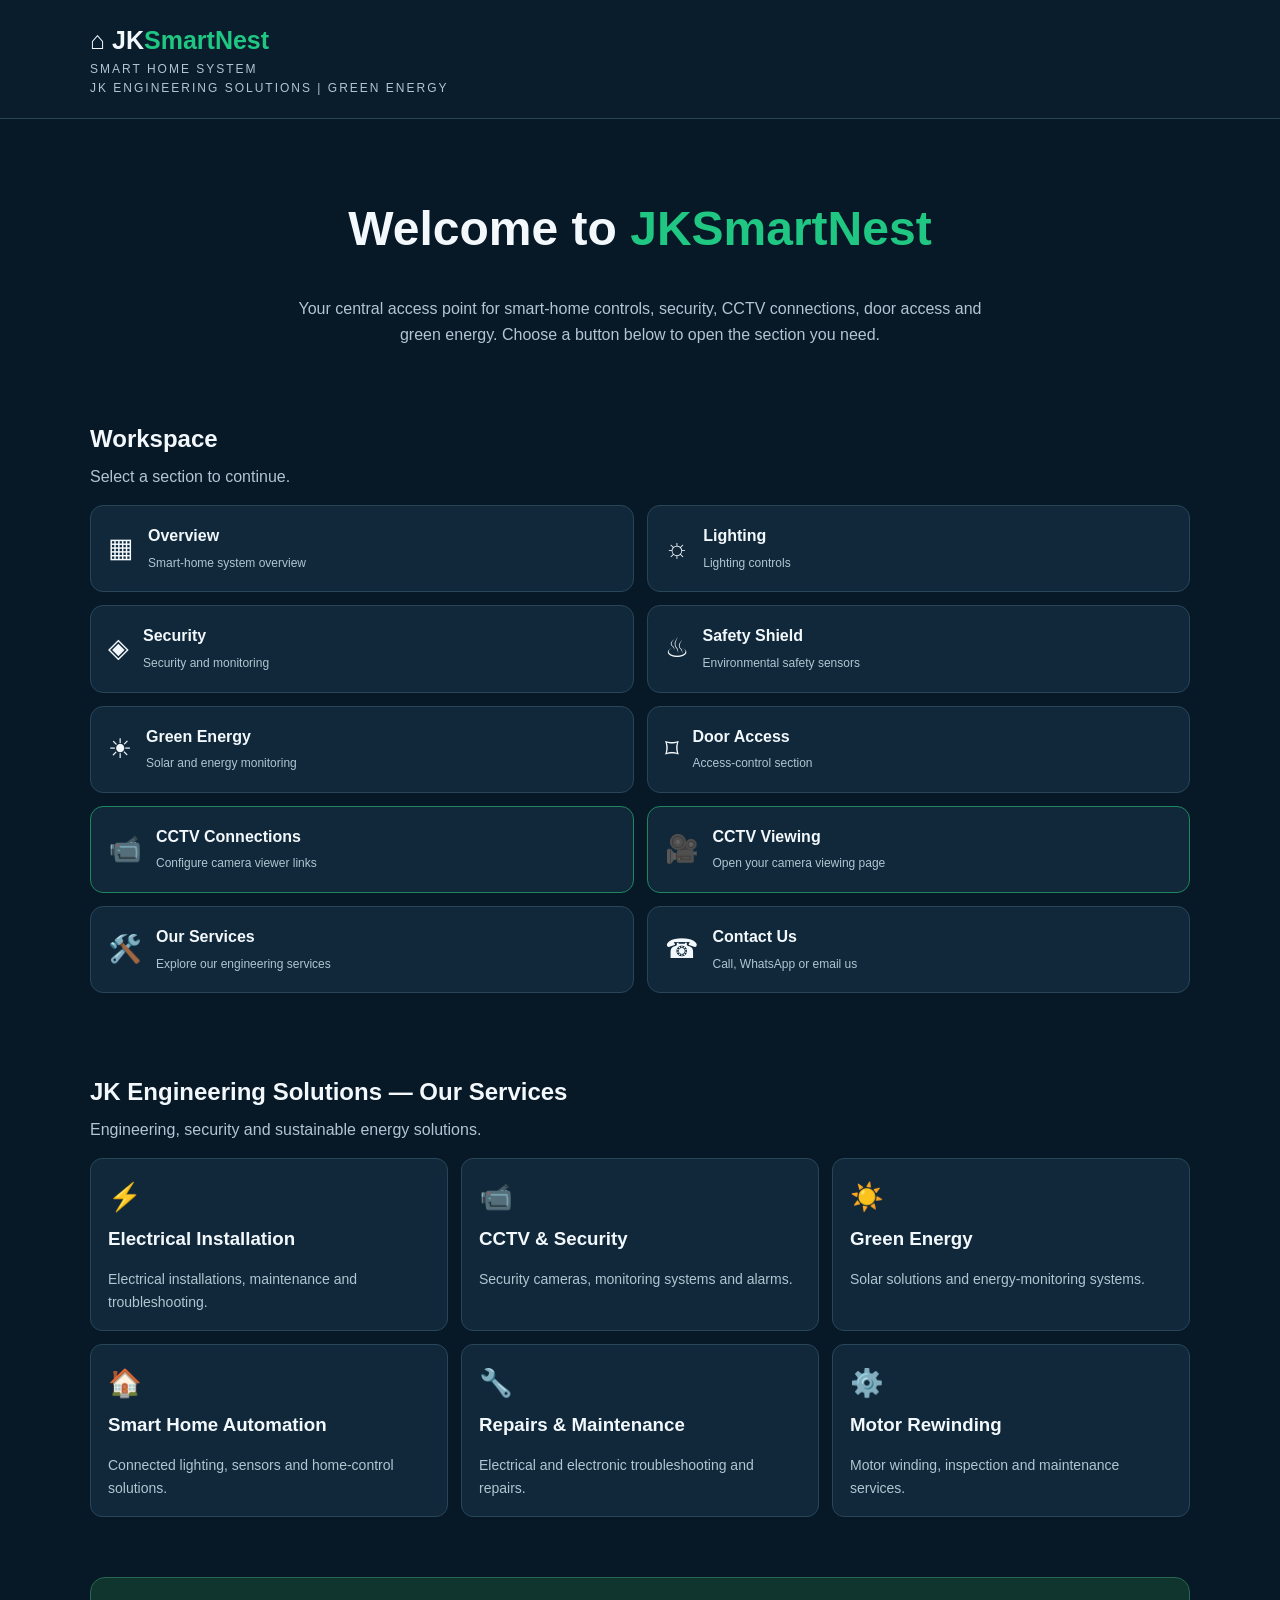
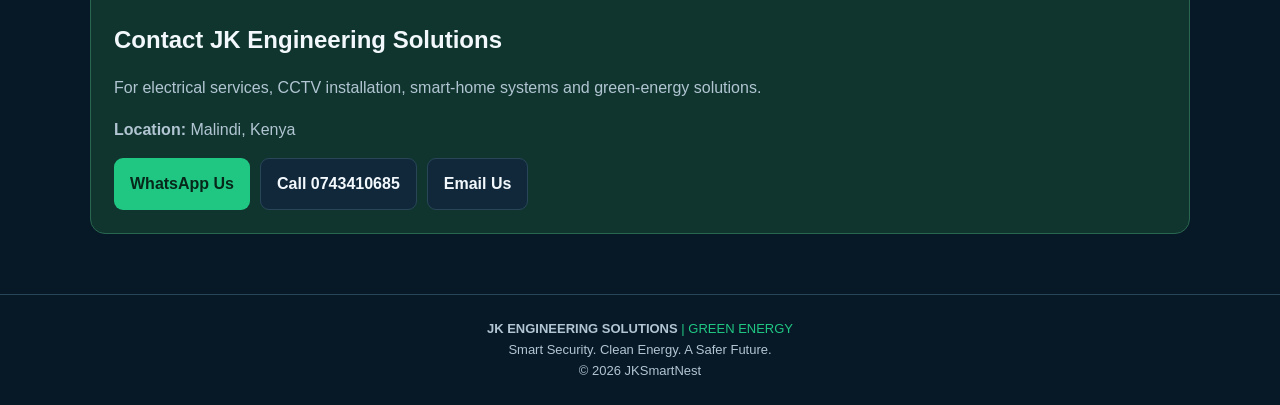
<file: index.html>
<!DOCTYPE html>
<html lang="en">
<head>
<meta charset="UTF-8">
<meta name="viewport" content="width=device-width, initial-scale=1.0">
<meta name="theme-color" content="#071827">
<title>JKSmartNest | JK Engineering Solutions</title>

<style>
:root {
  --bg: #071827;
  --panel: #10283a;
  --green: #20c783;
  --text: #f2f8fc;
  --muted: #b1c5d2;
  --border: #294659;
}
* { box-sizing: border-box; }
html { scroll-behavior: smooth; }
body {
  margin: 0;
  background: var(--bg);
  color: var(--text);
  font-family: Arial, sans-serif;
  line-height: 1.6;
}
.container { width: min(1100px, 92%); margin: auto; }
header {
  padding: 20px 0;
  background: #091d2c;
  border-bottom: 1px solid var(--border);
}
.brand { font-size: 25px; font-weight: 900; }
.brand span, .green { color: var(--green); }
.tagline { color: var(--muted); font-size: 12px; letter-spacing: 2px; }
.hero { text-align: center; padding: 42px 0 28px; }
.hero h1 { font-size: clamp(30px, 6vw, 48px); line-height: 1.15; }
.hero p { color: var(--muted); max-width: 700px; margin: auto; }
h2 { margin-bottom: 5px; }
.section { padding: 25px 0 35px; }
.section-intro { color: var(--muted); margin-top: 0; }
.button-grid {
  display: grid;
  grid-template-columns: repeat(2, minmax(0, 1fr));
  gap: 13px;
}
.nav-button {
  display: flex;
  align-items: center;
  gap: 14px;
  padding: 17px;
  min-height: 86px;
  border: 1px solid var(--border);
  border-radius: 13px;
  background: var(--panel);
  text-decoration: none;
  color: var(--text);
  transition: border-color .2s, transform .2s;
}
.nav-button:hover, .nav-button:focus-visible {
  border-color: var(--green);
  transform: translateY(-2px);
}
.nav-icon { font-size: 27px; flex-shrink: 0; }
.nav-button strong { display: block; font-size: 16px; }
.nav-button small { color: var(--muted); font-size: 12px; }
.cctv { border-color: #20865d; }
.service-grid {
  display: grid;
  grid-template-columns: repeat(3, minmax(0, 1fr));
  gap: 13px;
}
.service-card {
  background: var(--panel);
  border: 1px solid var(--border);
  border-radius: 12px;
  padding: 17px;
}
.service-card h3 { margin: 5px 0; }
.service-card p { color: var(--muted); font-size: 14px; margin-bottom: 0; }
.contact-box {
  background: #10352f;
  border: 1px solid #28664f;
  border-radius: 15px;
  padding: 23px;
}
.contact-box p { color: var(--muted); }
.contact-actions {
  display: flex;
  flex-wrap: wrap;
  gap: 10px;
}
.contact-button {
  display: inline-flex;
  align-items: center;
  justify-content: center;
  padding: 12px 16px;
  min-height: 46px;
  border-radius: 9px;
  background: var(--green);
  color: #06271a;
  font-weight: bold;
  text-decoration: none;
  overflow-wrap: anywhere;
}
.contact-button.secondary {
  background: var(--panel);
  color: var(--text);
  border: 1px solid var(--border);
}
footer {
  margin-top: 25px;
  padding: 24px 0;
  border-top: 1px solid var(--border);
  text-align: center;
  color: var(--muted);
  font-size: 13px;
}
@media (max-width: 650px) {
  .button-grid { grid-template-columns: 1fr; }
  .service-grid { grid-template-columns: repeat(2, minmax(0, 1fr)); }
  .nav-button { min-height: 76px; padding: 14px; }
  .contact-actions { display: grid; grid-template-columns: 1fr; }
  .contact-button { width: 100%; text-align: center; }
}
@media (max-width: 380px) {
  .service-grid { grid-template-columns: 1fr; }
}
</style>
</head>

<body>
<header>
  <div class="container">
    <div class="brand">⌂ JK<span>SmartNest</span></div>
    <div class="tagline">SMART HOME SYSTEM</div>
    <div class="tagline green">JK ENGINEERING SOLUTIONS | GREEN ENERGY</div>
  </div>
</header>

<main>
  <section class="hero">
    <div class="container">
      <h1>Welcome to <span class="green">JKSmartNest</span></h1>
      <p>
        Your central access point for smart-home controls, security,
        CCTV connections, door access and green energy.
        Choose a button below to open the section you need.
      </p>
    </div>
  </section>

  <section class="section" id="workspace">
    <div class="container">
      <h2>Workspace</h2>
      <p class="section-intro">Select a section to continue.</p>

      <div class="button-grid">
        <a class="nav-button" href="dashboard.html#overview">
          <span class="nav-icon">▦</span>
          <span><strong>Overview</strong><small>Smart-home system overview</small></span>
        </a>

        <a class="nav-button" href="dashboard.html#lighting">
          <span class="nav-icon">☼</span>
          <span><strong>Lighting</strong><small>Lighting controls</small></span>
        </a>

        <a class="nav-button" href="dashboard.html#security">
          <span class="nav-icon">◈</span>
          <span><strong>Security</strong><small>Security and monitoring</small></span>
        </a>

        <a class="nav-button" href="dashboard.html#environment">
          <span class="nav-icon">♨</span>
          <span><strong>Safety Shield</strong><small>Environmental safety sensors</small></span>
        </a>

        <a class="nav-button" href="dashboard.html#energy">
          <span class="nav-icon">☀</span>
          <span><strong>Green Energy</strong><small>Solar and energy monitoring</small></span>
        </a>

        <a class="nav-button" href="dashboard.html#access">
          <span class="nav-icon">⌑</span>
          <span><strong>Door Access</strong><small>Access-control section</small></span>
        </a>

        <a class="nav-button cctv" href="cctv.html">
          <span class="nav-icon">📹</span>
          <span><strong>CCTV Connections</strong><small>Configure camera viewer links</small></span>
        </a>

        <a class="nav-button cctv" href="cctv.html">
          <span class="nav-icon">🎥</span>
          <span><strong>CCTV Viewing</strong><small>Open your camera viewing page</small></span>
        </a>

        <a class="nav-button" href="#services">
          <span class="nav-icon">🛠️</span>
          <span><strong>Our Services</strong><small>Explore our engineering services</small></span>
        </a>

        <a class="nav-button" href="#contact">
          <span class="nav-icon">☎</span>
          <span><strong>Contact Us</strong><small>Call, WhatsApp or email us</small></span>
        </a>
      </div>
    </div>
  </section>

  <section class="section" id="services">
    <div class="container">
      <h2>JK Engineering Solutions — Our Services</h2>
      <p class="section-intro">Engineering, security and sustainable energy solutions.</p>

      <div class="service-grid">
        <article class="service-card">
          <div class="nav-icon">⚡</div>
          <h3>Electrical Installation</h3>
          <p>Electrical installations, maintenance and troubleshooting.</p>
        </article>

        <article class="service-card">
          <div class="nav-icon">📹</div>
          <h3>CCTV & Security</h3>
          <p>Security cameras, monitoring systems and alarms.</p>
        </article>

        <article class="service-card">
          <div class="nav-icon">☀️</div>
          <h3>Green Energy</h3>
          <p>Solar solutions and energy-monitoring systems.</p>
        </article>

        <article class="service-card">
          <div class="nav-icon">🏠</div>
          <h3>Smart Home Automation</h3>
          <p>Connected lighting, sensors and home-control solutions.</p>
        </article>

        <article class="service-card">
          <div class="nav-icon">🔧</div>
          <h3>Repairs & Maintenance</h3>
          <p>Electrical and electronic troubleshooting and repairs.</p>
        </article>

        <article class="service-card">
          <div class="nav-icon">⚙️</div>
          <h3>Motor Rewinding</h3>
          <p>Motor winding, inspection and maintenance services.</p>
        </article>
      </div>
    </div>
  </section>

  <section class="section" id="contact">
    <div class="container">
      <div class="contact-box">
        <h2>Contact JK Engineering Solutions</h2>
        <p>For electrical services, CCTV installation, smart-home systems and green-energy solutions.</p>
        <p><strong>Location:</strong> Malindi, Kenya</p>

        <div class="contact-actions">
          <a class="contact-button"
             href="https://wa.me/254743410685"
             target="_blank" rel="noopener noreferrer">
            WhatsApp Us
          </a>

          <a class="contact-button secondary" href="tel:+254743410685">
            Call 0743410685
          </a>

          <a class="contact-button secondary" href="mailto:jkitsao8668@gmail.com">
            Email Us
          </a>
        </div>
      </div>
    </div>
  </section>
</main>

<footer>
  <div class="container">
    <strong>JK ENGINEERING SOLUTIONS</strong>
    <span class="green"> | GREEN ENERGY</span>
    <div>Smart Security. Clean Energy. A Safer Future.</div>
    <div>© 2026 JKSmartNest</div>
  </div>
</footer>
</body>
</html>
</file>
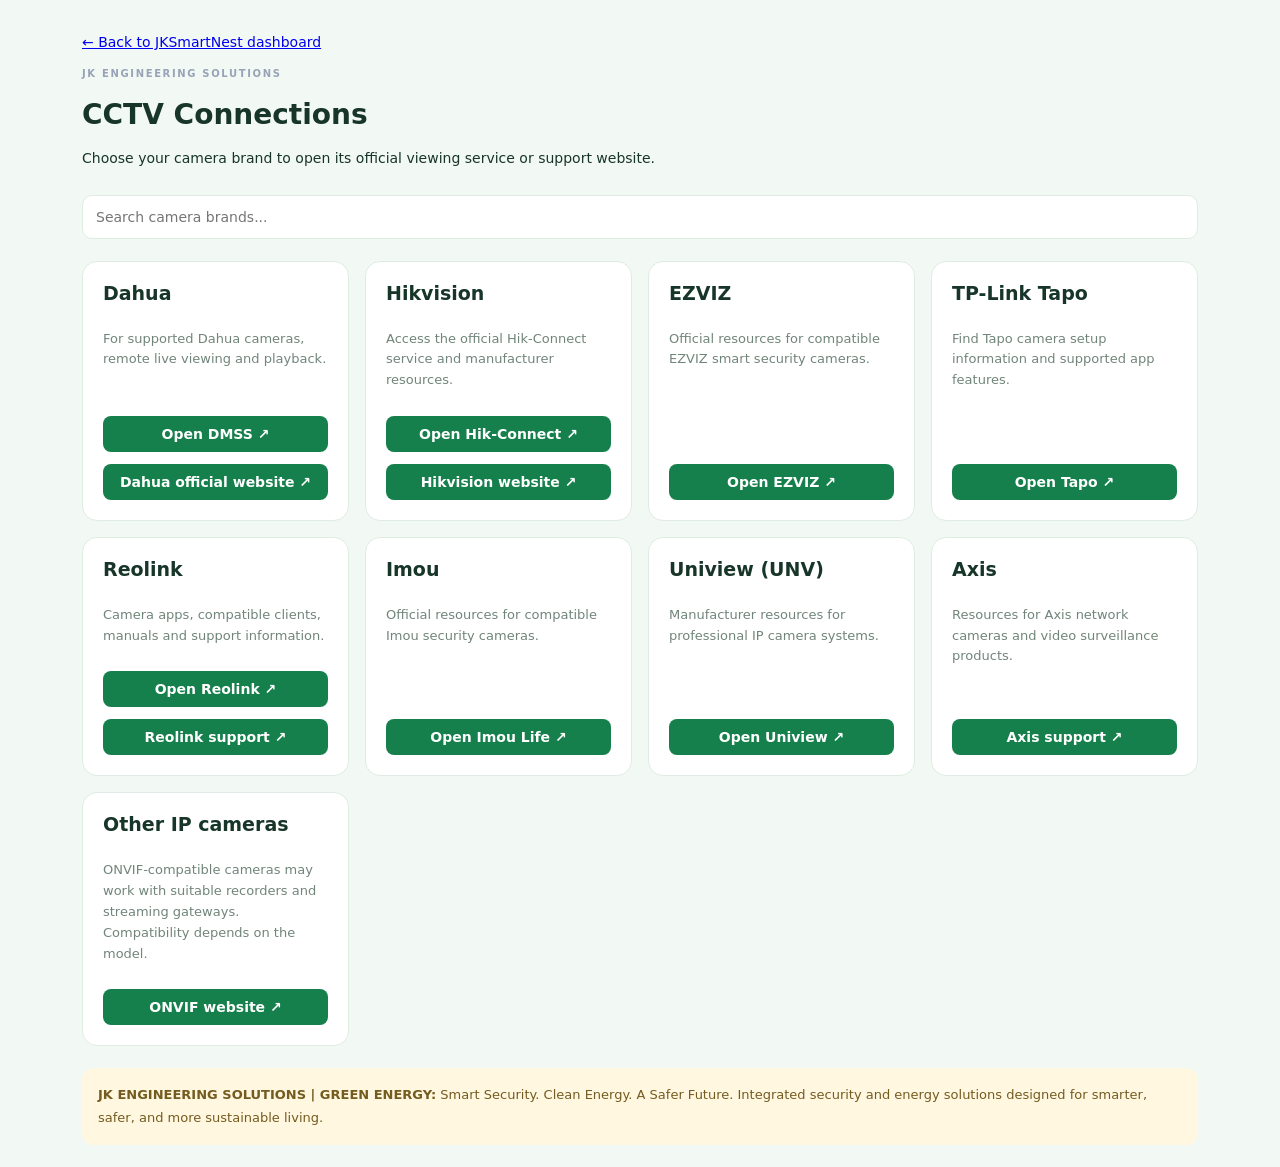
<file: cctv.html>
<!DOCTYPE html>
<html lang="en">
<head>
  <meta charset="UTF-8">
  <meta name="viewport" content="width=device-width, initial-scale=1">
  <meta name="theme-color" content="#102b24">
  <title>CCTV Connections | JKSmartNest</title>
  <link rel="stylesheet" href="style.css">
  <style>
    .camera-grid {
      display: grid;
      grid-template-columns: repeat(auto-fit,minmax(230px,1fr));
      gap: 16px;
      margin-top: 22px;
    }
    .camera-card {
      background: white;
      border: 1px solid #dfece3;
      border-radius: 15px;
      padding: 20px;
      display: flex;
      flex-direction: column;
      gap: 12px;
    }
    .camera-card h2 { margin: 0; font-size: 19px; }
    .camera-card p {
      color: #71857a;
      line-height: 1.6;
      font-size: 13px;
      flex: 1;
    }
    .camera-card a {
      display: inline-block;
      padding: 10px 12px;
      background: #16804c;
      color: white;
      text-decoration: none;
      border-radius: 8px;
      font-weight: 700;
      text-align: center;
    }
    .camera-search {
      width: 100%;
      padding: 13px;
      border: 1px solid #dfece3;
      border-radius: 10px;
      margin-top: 15px;
      font: inherit;
    }
    .camera-note {
      padding: 16px;
      border-radius: 12px;
      background: #fff7df;
      color: #745b20;
      line-height: 1.7;
      margin-top: 22px;
      font-size: 13px;
    }
    .back-link { display: inline-block; margin-bottom: 18px; }
  </style>
</head>
<body>
  <main class="main-content" style="margin:0 auto;max-width:1200px">
    <a class="back-link" href="index.html">← Back to JKSmartNest dashboard</a>

    <header>
      <p class="eyebrow">JK ENGINEERING SOLUTIONS</p>
      <h1>CCTV Connections</h1>
      <p>Choose your camera brand to open its official viewing service or support website.</p>
    </header>

    <input
      id="cameraSearch"
      class="camera-search"
      type="search"
      placeholder="Search camera brands..."
      aria-label="Search camera brands"
    >

    <section class="camera-grid" id="cameraGrid">

      <article class="camera-card" data-brand="dahua dmss">
        <h2>Dahua</h2>
        <p>For supported Dahua cameras, remote live viewing and playback.</p>
        <a href="https://dmss.app/" target="_blank" rel="noopener noreferrer">Open DMSS ↗</a>
        <a href="https://www.dahuasecurity.com/" target="_blank" rel="noopener noreferrer">Dahua official website ↗</a>
      </article>

      <article class="camera-card" data-brand="hikvision hik connect">
        <h2>Hikvision</h2>
        <p>Access the official Hik-Connect service and manufacturer resources.</p>
        <a href="https://www.hik-connect.com/" target="_blank" rel="noopener noreferrer">Open Hik-Connect ↗</a>
        <a href="https://www.hikvision.com/" target="_blank" rel="noopener noreferrer">Hikvision website ↗</a>
      </article>

      <article class="camera-card" data-brand="ezviz">
        <h2>EZVIZ</h2>
        <p>Official resources for compatible EZVIZ smart security cameras.</p>
        <a href="https://www.ezviz.com/" target="_blank" rel="noopener noreferrer">Open EZVIZ ↗</a>
      </article>

      <article class="camera-card" data-brand="tp link tapo">
        <h2>TP-Link Tapo</h2>
        <p>Find Tapo camera setup information and supported app features.</p>
        <a href="https://www.tapo.com/" target="_blank" rel="noopener noreferrer">Open Tapo ↗</a>
      </article>

      <article class="camera-card" data-brand="reolink">
        <h2>Reolink</h2>
        <p>Camera apps, compatible clients, manuals and support information.</p>
        <a href="https://reolink.com/" target="_blank" rel="noopener noreferrer">Open Reolink ↗</a>
        <a href="https://support.reolink.com/" target="_blank" rel="noopener noreferrer">Reolink support ↗</a>
      </article>

      <article class="camera-card" data-brand="imou imou life">
        <h2>Imou</h2>
        <p>Official resources for compatible Imou security cameras.</p>
        <a href="https://www.imoulife.com/" target="_blank" rel="noopener noreferrer">Open Imou Life ↗</a>
      </article>

      <article class="camera-card" data-brand="uniview unv">
        <h2>Uniview (UNV)</h2>
        <p>Manufacturer resources for professional IP camera systems.</p>
        <a href="https://global.uniview.com/" target="_blank" rel="noopener noreferrer">Open Uniview ↗</a>
      </article>

      <article class="camera-card" data-brand="axis network camera">
        <h2>Axis</h2>
        <p>Resources for Axis network cameras and video surveillance products.</p>
        <a href="https://www.axis.com/support" target="_blank" rel="noopener noreferrer">Axis support ↗</a>
      </article>

      <article class="camera-card" data-brand="generic onvif rtsp other ip camera">
        <h2>Other IP cameras</h2>
        <p>ONVIF-compatible cameras may work with suitable recorders and streaming gateways. Compatibility depends on the model.</p>
        <a href="https://www.onvif.org/" target="_blank" rel="noopener noreferrer">ONVIF website ↗</a>
      </article>

    </section>

    <div class="camera-note">
      <strong>JK ENGINEERING SOLUTIONS | GREEN ENERGY:</strong> Smart Security. Clean Energy. A Safer Future.

Integrated security and energy solutions designed for smarter, safer, and more sustainable living.
    </div>
  </main>

  <script>
    const search = document.getElementById("cameraSearch");
    search.addEventListener("input", () => {
      const term = search.value.trim().toLowerCase();
      document.querySelectorAll(".camera-card").forEach(card => {
        card.hidden = !card.dataset.brand.includes(term);
      });
    });
  </script>
</body>
</html>
</file>
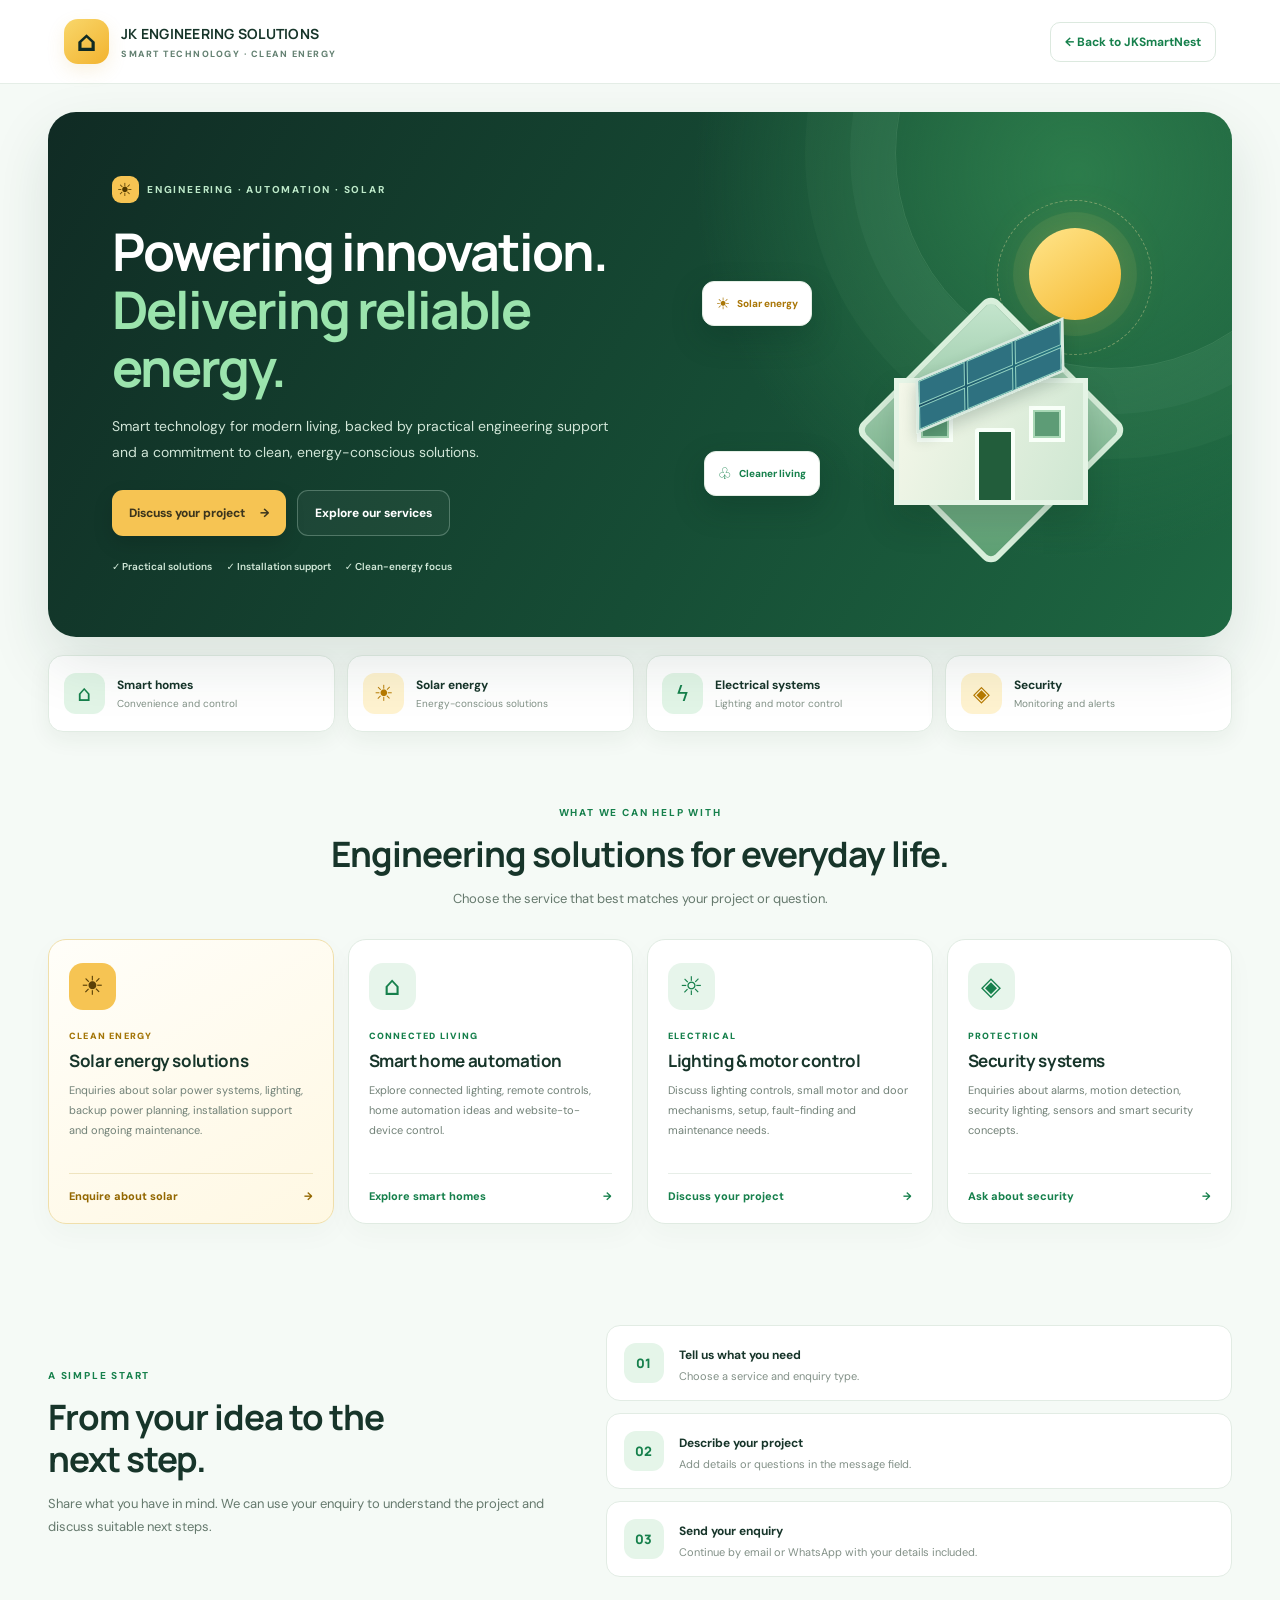
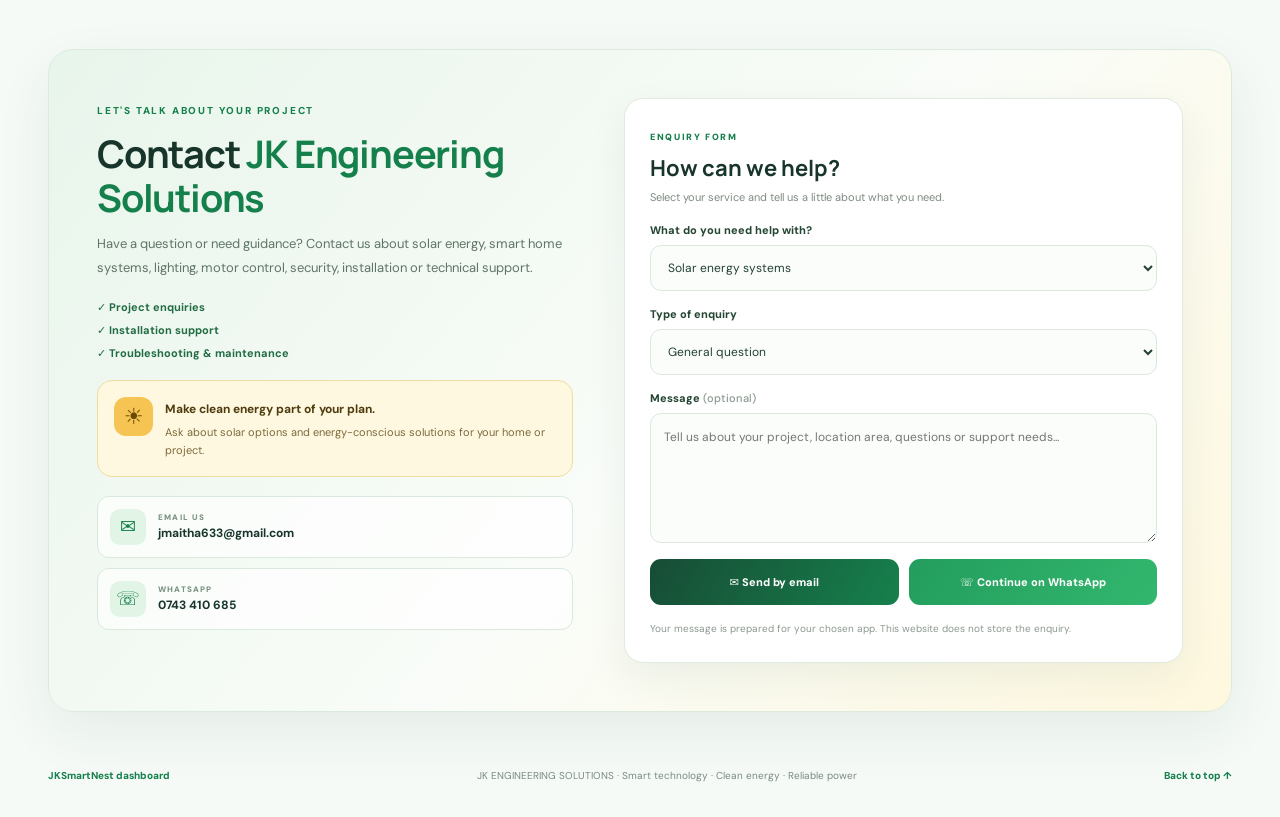
<file: contact.html>
<!DOCTYPE html>
<html lang="en">
<head>
  <meta charset="UTF-8">
  <meta name="viewport" content="width=device-width, initial-scale=1.0">
  <meta name="theme-color" content="#102b24">
  <title>JK Engineering Solutions | Services & Contact</title>
  <meta name="description" content="Explore JK Engineering Solutions for smart home automation, clean solar energy, lighting, motor control, electrical support and security systems.">
  <link rel="manifest" href="manifest.webmanifest">
  <link rel="icon" href="icon.svg" type="image/svg+xml">
  <link rel="stylesheet" href="contact-page.css">
</head>
<body class="contact-page-body" id="top">
  <header class="contact-site-header">
    <a class="contact-brand" href="index.html" aria-label="Return to JKSmartNest dashboard">
      <span class="contact-brand-mark">⌂</span><span><strong>JK ENGINEERING SOLUTIONS</strong><small>SMART TECHNOLOGY · CLEAN ENERGY</small></span>
    </a>
    <a class="back-dashboard" href="index.html">← Back to JKSmartNest</a>
  </header>
  <main>
    <section class="contact-hero">
      <div class="hero-copy">
        <span class="hero-kicker"><span class="sun-dot">☀</span> ENGINEERING · AUTOMATION · SOLAR</span>
        <h1>Powering innovation.<br><span>Delivering reliable energy.</span></h1>
        <p>Smart technology for modern living, backed by practical engineering support and a commitment to clean, energy-conscious solutions.</p>
        <div class="hero-actions">
          <a class="hero-primary" href="#contact-form-section">Discuss your project <span>→</span></a>
          <a class="hero-secondary" href="#our-services">Explore our services</a>
        </div>
        <div class="hero-proof"><span>✓ Practical solutions</span><span>✓ Installation support</span><span>✓ Clean-energy focus</span></div>
      </div>
      <div class="solar-art" aria-label="Illustration of solar panels, sunshine and a home" role="img">
        <div class="sun-disc"></div><div class="sun-rays"></div>
        <div class="art-cloud cloud-one"></div><div class="art-cloud cloud-two"></div>
        <div class="solar-house"><div class="solar-roof"></div><div class="solar-wall"><i></i><i></i><b></b></div><div class="solar-panel"><span></span><span></span><span></span><span></span><span></span><span></span></div></div>
        <div class="energy-bubble bubble-sun">☀ <small>Solar energy</small></div><div class="energy-bubble bubble-leaf">♧ <small>Cleaner living</small></div>
      </div>
    </section>

    <section class="overview-strip" aria-label="Our focus areas">
      <article><span class="overview-icon green-icon">⌂</span><div><strong>Smart homes</strong><small>Convenience and control</small></div></article>
      <article><span class="overview-icon gold-icon">☀</span><div><strong>Solar energy</strong><small>Energy-conscious solutions</small></div></article>
      <article><span class="overview-icon green-icon">ϟ</span><div><strong>Electrical systems</strong><small>Lighting and motor control</small></div></article>
      <article><span class="overview-icon gold-icon">◈</span><div><strong>Security</strong><small>Monitoring and alerts</small></div></article>
    </section>

    <section class="services-section" id="our-services">
      <div class="section-intro"><span class="section-kicker">WHAT WE CAN HELP WITH</span><h2>Engineering solutions for everyday life.</h2><p>Choose the service that best matches your project or question.</p></div>
      <div class="service-cards">
        <article class="service-card solar-service"><div class="service-card-icon">☀</div><span class="service-tag">CLEAN ENERGY</span><h3>Solar energy solutions</h3><p>Enquiries about solar power systems, lighting, backup power planning, installation support and ongoing maintenance.</p><a href="#contact-form-section" data-service="Solar energy systems">Enquire about solar <span>→</span></a></article>
        <article class="service-card"><div class="service-card-icon">⌂</div><span class="service-tag">CONNECTED LIVING</span><h3>Smart home automation</h3><p>Explore connected lighting, remote controls, home automation ideas and website-to-device control.</p><a href="#contact-form-section" data-service="Smart home systems">Explore smart homes <span>→</span></a></article>
        <article class="service-card"><div class="service-card-icon">☼</div><span class="service-tag">ELECTRICAL</span><h3>Lighting & motor control</h3><p>Discuss lighting controls, small motor and door mechanisms, setup, fault-finding and maintenance needs.</p><a href="#contact-form-section" data-service="Lighting and motor control">Discuss your project <span>→</span></a></article>
        <article class="service-card"><div class="service-card-icon">◈</div><span class="service-tag">PROTECTION</span><h3>Security systems</h3><p>Enquiries about alarms, motion detection, security lighting, sensors and smart security concepts.</p><a href="#contact-form-section" data-service="Security and alarm systems">Ask about security <span>→</span></a></article>
      </div>
    </section>

    <section class="process-section">
      <div><span class="section-kicker">A SIMPLE START</span><h2>From your idea to the next step.</h2><p>Share what you have in mind. We can use your enquiry to understand the project and discuss suitable next steps.</p></div>
      <div class="process-steps"><article><span>01</span><div><strong>Tell us what you need</strong><p>Choose a service and enquiry type.</p></div></article><article><span>02</span><div><strong>Describe your project</strong><p>Add details or questions in the message field.</p></div></article><article><span>03</span><div><strong>Send your enquiry</strong><p>Continue by email or WhatsApp with your details included.</p></div></article></div>
    </section>

    <section class="contact-form-section" id="contact-form-section">
      <div class="contact-form-intro">
        <span class="section-kicker">LET'S TALK ABOUT YOUR PROJECT</span><h2>Contact <span>JK Engineering Solutions</span></h2><p>Have a question or need guidance? Contact us about solar energy, smart home systems, lighting, motor control, security, installation or technical support.</p>
        <div class="contact-benefits"><span>✓ Project enquiries</span><span>✓ Installation support</span><span>✓ Troubleshooting & maintenance</span></div>
        <div class="clean-energy-note"><span>☀</span><div><strong>Make clean energy part of your plan.</strong><p>Ask about solar options and energy-conscious solutions for your home or project.</p></div></div>
        <div class="direct-contact"><a href="mailto:jmaitha633@gmail.com"><span>✉</span><span><small>EMAIL US</small><strong>jmaitha633@gmail.com</strong></span></a><a href="https://wa.me/254743410685" target="_blank" rel="noopener noreferrer"><span>☏</span><span><small>WHATSAPP</small><strong>0743 410 685</strong></span></a></div>
      </div>
      <form class="contact-form" id="jk-contact-form">
        <div class="form-heading"><span>ENQUIRY FORM</span><h3>How can we help?</h3><p>Select your service and tell us a little about what you need.</p></div>
        <div class="contact-field"><label for="contact-service">What do you need help with?</label><select id="contact-service" name="service" required><option value="Solar energy systems">Solar energy systems</option><option value="Smart home systems">Smart home systems</option><option value="Lighting and motor control">Lighting and motor control</option><option value="Security and alarm systems">Security and alarm systems</option><option value="Installation and setup">Installation and setup</option><option value="Maintenance and troubleshooting">Maintenance and troubleshooting</option><option value="Other engineering enquiry">Other engineering enquiry</option></select></div>
        <div class="contact-field"><label for="contact-reason">Type of enquiry</label><select id="contact-reason" name="reason" required><option value="General question">General question</option><option value="Installation request">Installation request</option><option value="Technical support">Technical support</option><option value="Maintenance request">Maintenance request</option><option value="Project or quotation enquiry">Project or quotation enquiry</option></select></div>
        <div class="contact-field"><label for="contact-message">Message <span>(optional)</span></label><textarea id="contact-message" name="message" rows="5" placeholder="Tell us about your project, location area, questions or support needs..."></textarea></div>
        <div class="contact-send-actions"><button class="contact-send-button contact-email-button" type="submit">✉ Send by email</button><button class="contact-send-button contact-whatsapp-button" id="contact-whatsapp-button" type="button">☏ Continue on WhatsApp</button></div>
        <p class="form-privacy-note">Your message is prepared for your chosen app. This website does not store the enquiry.</p>
      </form>
    </section>
  </main>
  <footer class="contact-page-footer"><a href="index.html">JKSmartNest dashboard</a><span>JK ENGINEERING SOLUTIONS · Smart technology · Clean energy · Reliable power</span><a href="#top" onclick="window.scrollTo({top:0,behavior:'smooth'});return false;">Back to top ↑</a></footer>
  <script src="contact-form.js" defer></script>
</body>
</html>
</file>
<file: style.css>
:root{--bg:#f3f6fb;--surface:#fff;--ink:#182338;--muted:#7c879a;--line:#e8edf4;--navy:#0b1220;--blue:#4c6fff;--blue-dark:#3453df;--mint:#16a879;--amber:#ffbd4a;--shadow:0 12px 34px rgba(23,38,68,.055)}
*{box-sizing:border-box}html{scroll-behavior:smooth}body{margin:0;background:var(--bg);color:var(--ink);font-family:Inter,ui-sans-serif,system-ui,-apple-system,BlinkMacSystemFont,"Segoe UI",sans-serif;font-size:14px}button,input{font:inherit}button{cursor:pointer;transition:transform .15s,background .2s,border-color .2s}button:active{transform:scale(.98)}button:disabled{opacity:.45;cursor:not-allowed}.app-shell{min-height:100vh}.sidebar{width:238px;background:var(--navy);color:#fff;position:fixed;inset:0 auto 0 0;padding:28px 18px;display:flex;flex-direction:column;z-index:5}.brand{display:flex;align-items:center;gap:11px;color:#fff;text-decoration:none;padding:0 10px 38px}.brand-mark{height:39px;width:39px;border-radius:13px;background:linear-gradient(135deg,#7085ff,#4c6fff);display:grid;place-items:center;font-size:27px;font-weight:800}.brand strong{display:block;font-size:17px;letter-spacing:-.4px}.brand small{display:block;font-size:9px;letter-spacing:2px;color:#8290a9;margin-top:3px}.side-label,.eyebrow{font-size:10px;letter-spacing:1.65px;font-weight:800;color:#98a3b7;margin:0}.side-label{padding:0 12px 12px;color:#66738a}.nav{display:grid;gap:6px}.nav-link{padding:13px 12px;border-radius:10px;text-decoration:none;color:#aab4c6;display:flex;align-items:center;gap:13px;font-weight:600}.nav-link span{font-size:19px;width:20px;text-align:center}.nav-link:hover,.nav-link.active{background:#1b2941;color:#fff}.nav-link.active{box-shadow:inset 3px 0 #7186ff}.sidebar-bottom{margin-top:auto;background:#131e31;border:1px solid #243149;border-radius:12px;padding:14px;display:flex;align-items:center;gap:10px}.connection-dot{width:9px;height:9px;border-radius:50%;background:#f6b94d;box-shadow:0 0 0 4px #f6b94d18}.sidebar-bottom strong,.sidebar-bottom small{display:block}.sidebar-bottom strong{font-size:12px}.sidebar-bottom small{font-size:10px;color:#8795aa;margin-top:4px}.main-content{margin-left:238px;max-width:1600px;padding:34px 42px 22px}.topbar{display:flex;align-items:flex-start;justify-content:space-between;gap:20px;margin-bottom:26px}.topbar .eyebrow{color:var(--blue);margin-bottom:8px}.topbar h1{font-size:29px;letter-spacing:-1px;margin:0;font-weight:750}.subheading{color:var(--muted);margin:8px 0 0;font-size:13px}.top-actions{display:flex;align-items:center;gap:15px}.demo-pill{display:flex;align-items:center;gap:7px;border:1px solid #f4d9a5;color:#a56b05;background:#fff8e9;border-radius:30px;padding:8px 11px;font-size:9px;font-weight:800;letter-spacing:.7px}.demo-pill span{width:6px;height:6px;background:#e7a42b;border-radius:50%}.avatar{width:37px;height:37px;border-radius:50%;display:grid;place-items:center;background:#e5eaff;color:#4561e8;font-size:11px;font-weight:800}.welcome-panel{min-height:222px;border-radius:18px;background:linear-gradient(110deg,#172744,#233d68 68%,#344e83);color:#fff;padding:29px 34px;position:relative;overflow:hidden;display:flex;align-items:center;justify-content:space-between}.welcome-copy{position:relative;z-index:2;max-width:440px}.welcome-tag{font-size:9px;letter-spacing:1.5px;font-weight:800;color:#c5d2ff;display:flex;align-items:center;gap:8px}.pulse{width:7px;height:7px;background:#66e1bd;border-radius:50%;box-shadow:0 0 0 5px #66e1bd22}.welcome-panel h2{font-size:29px;letter-spacing:-1px;margin:14px 0 7px}.welcome-panel p{color:#c2cee3;line-height:1.6;max-width:390px;margin:0;font-size:12px}.text-link{display:inline-block;color:#fff;text-decoration:none;font-size:12px;font-weight:700;margin-top:18px}.text-link span{margin-left:8px;color:#9db0ff}.house-art{height:190px;width:300px;position:absolute;right:5%;top:12px;opacity:.95}.orbit{position:absolute;border:1px solid #8da5d73d;border-radius:50%;transform:rotate(-25deg)}.orbit-one{width:245px;height:150px;right:7px;top:19px}.orbit-two{width:190px;height:120px;right:34px;top:34px}.house-icon{position:absolute;top:38px;right:94px;width:105px;height:125px}.roof{position:absolute;width:79px;height:79px;left:13px;top:0;border-left:5px solid #d6e2ff;border-top:5px solid #d6e2ff;transform:rotate(45deg);border-radius:5px}.house-body{position:absolute;left:4px;bottom:0;width:97px;height:79px;border:4px solid #d6e2ff;border-top:0;background:#5472a5;display:flex;justify-content:space-around;align-items:flex-start;padding-top:13px}.window{width:19px;height:19px;border:3px solid #d6e2ff;background:#b9ceff}.door-shape{position:absolute;bottom:0;left:35px;width:24px;height:42px;border:3px solid #d6e2ff;border-bottom:0;background:#2d4167}.art-chip{position:absolute;background:#fff;color:#253653;padding:9px 12px;border-radius:10px;box-shadow:0 7px 24px #07142c45;font-size:16px;display:flex;align-items:center;gap:8px}.art-chip span{font-size:10px;font-weight:750}.chip-light{right:8px;top:30px;color:#c18b20}.chip-shield{left:12px;bottom:19px;color:#4b6fff}.section-heading{display:flex;align-items:flex-end;justify-content:space-between;margin:30px 0 14px}.section-heading .eyebrow,.panel .eyebrow{color:#9ba6b7;margin-bottom:6px}.section-heading h2,.panel h2{font-size:18px;letter-spacing:-.45px;margin:0}.updated-label{font-size:10px;color:#8a95a7;display:flex;align-items:center;gap:7px}.status-dot,.footer-dot{display:inline-block;width:6px;height:6px;border-radius:50%;background:#21b987}.stats-grid{display:grid;grid-template-columns:repeat(3,minmax(0,1fr));gap:16px}.stat-card,.panel{background:var(--surface);border:1px solid #edf0f6;border-radius:15px;box-shadow:var(--shadow)}.stat-card{padding:18px 20px}.stat-top{display:flex;align-items:center;justify-content:space-between}.stat-icon{width:35px;height:35px;border-radius:11px;display:grid;place-items:center;font-size:19px}.amber{background:#fff4dc;color:#df9d1c}.green{background:#e3f8ef;color:#16a879}.blue{background:#e9edff;color:#4d68ef}.mini-label{font-size:9px;letter-spacing:1.2px;color:#9aa4b4;font-weight:800}.stat-number{font-size:26px;letter-spacing:-.7px;font-weight:750;margin-top:17px}.stat-number small{font-size:12px;font-weight:600;color:#9ba5b4;letter-spacing:0}.stat-card p{font-size:11px;color:#8c97a8;margin:5px 0 0}.content-grid{display:grid;grid-template-columns:minmax(0,1.45fr) minmax(310px,1fr);gap:18px;margin-top:22px;align-items:start}.panel{padding:22px}.panel-heading{display:flex;align-items:center;justify-content:space-between;gap:12px}.panel-description{font-size:11px;color:#8b96a8;margin:8px 0 18px}.count-badge{border-radius:20px;background:#edf1ff;color:#4c64df;font-size:10px;font-weight:800;padding:7px 10px}.lights-grid{display:grid;grid-template-columns:repeat(3,minmax(0,1fr));gap:11px}.light-card{border:1px solid var(--line);border-radius:13px;padding:14px 12px;min-width:0;transition:border-color .2s,background .2s}.light-card.is-on{background:#fffaf0;border-color:#f4d79b}.light-card-top{display:flex;justify-content:space-between;align-items:center;gap:5px}.device-icon{width:34px;height:34px;border-radius:10px;background:#f1f4f8;color:#9aa4b5;display:grid;place-items:center;font-size:21px}.is-on .device-icon{background:#fff0c9;color:#e6a72a}.device-state{font-size:9px;letter-spacing:.7px;font-weight:800;color:#a3adba}.is-on .device-state{color:#c18a1a}.light-card h3{font-size:12px;margin:15px 0 3px}.light-card p{font-size:10px;color:#929cad;margin:0 0 16px;white-space:nowrap}.toggle-button{border:0;background:#edf0f5;border-radius:20px;height:27px;width:100%;padding:3px;display:flex;align-items:center;gap:6px;color:#788397;font-size:9px;font-weight:750}.toggle-knob{width:21px;height:21px;border-radius:50%;background:white;box-shadow:0 1px 4px #12213a22;flex-shrink:0;transition:transform .2s}.toggle-label{flex:1;text-align:center;padding-right:4px}.is-on .toggle-button{background:#dff7eb;color:#14865f}.is-on .toggle-knob{transform:translateX(0);background:#16a879}.voice-panel{display:flex;align-items:center;gap:12px;background:#f7f8ff;border:1px solid #e9edff;border-radius:12px;padding:13px;margin-top:17px}.voice-icon{width:37px;height:37px;border-radius:11px;background:#e5eaff;display:grid;place-items:center;font-size:18px}.voice-copy{min-width:0;flex:1}.voice-copy strong{font-size:11px}.voice-copy p{font-size:10px;color:#8b95a8;margin:4px 0 0;line-height:1.4}.primary-button,.secondary-button,.arm-button,.disarm-button,.test-alert-button{border:0;border-radius:9px;padding:10px 13px;font-size:10px;font-weight:800;white-space:nowrap}.primary-button{background:var(--blue);color:white}.primary-button:hover{background:var(--blue-dark)}.voice-panel .primary-button{display:flex;align-items:center;gap:6px}.command-form{margin-top:17px}.command-form label,.access-panel label{display:block;font-size:10px;font-weight:800;color:#5c687d;margin-bottom:8px}.command-row,.code-row{display:flex;gap:8px}.command-row input,.code-row input{min-width:0;flex:1;border:1px solid #e3e8f0;border-radius:9px;padding:10px 12px;outline:none;color:var(--ink);font-size:11px;background:#fff}.command-row input:focus,.code-row input:focus{border-color:#8495ff;box-shadow:0 0 0 3px #7186ff18}.command-form>small,.form-hint{display:block;font-size:9px;color:#9aa4b3;line-height:1.5;margin-top:8px}.secondary-button{background:#f0f3f8;color:#56637a;border:1px solid #e7ebf2}.secondary-button:hover{background:#e7ebf4}.right-column{display:grid;gap:18px}.shield-icon,.lock-icon{width:36px;height:36px;border-radius:11px;display:grid;place-items:center;background:#e7f8f0;color:#15a778;font-size:21px}.lock-icon{background:#edf0ff;color:#536af1}.security-status{display:flex;align-items:center;gap:12px;background:#f5fbf8;border:1px solid #e2f5eb;border-radius:12px;padding:13px;margin:18px 0 12px}.security-status.armed{background:#fff8eb;border-color:#f8e1b4}.security-status-icon{width:31px;height:31px;display:grid;place-items:center;border-radius:10px;background:#dff7eb;color:#159b6e;font-weight:900}.armed .security-status-icon{background:#ffebc6;color:#bf8213}.security-status strong{font-size:11px}.security-status p{font-size:10px;color:#8d98a8;margin:4px 0 0;line-height:1.4}.security-controls{display:grid;grid-template-columns:1fr 1fr;gap:8px;margin-bottom:16px}.arm-button{background:#172844;color:#fff}.arm-button:hover{background:#253c61}.disarm-button{background:#f0f3f8;color:#5d687a;border:1px solid #e7ebf2}.device-row{display:flex;align-items:center;gap:10px;padding:12px 0;border-top:1px solid #eef1f5}.row-icon{height:30px;width:30px;display:grid;place-items:center;border-radius:9px;background:#f3f5f9;color:#8b97a9;font-size:17px}.device-row>span:nth-child(2){flex:1}.device-row strong,.device-row small{display:block}.device-row strong{font-size:10px}.device-row small{font-size:9px;color:#9ba5b3;margin-top:3px}.status-text{font-size:9px;color:#9ba5b3;font-weight:750}.status-text.alerting{color:#d64b4b}.test-alert-button{width:100%;background:#fff5e5;border:1px solid #f8e2bb;color:#a96d0c;margin-top:8px}.micro-note{font-size:9px;color:#a0a9b7;line-height:1.5;margin:9px 0 0}.door-visual{display:flex;align-items:center;gap:13px;padding:16px 0 18px}.door-illustration{width:49px;height:59px;border:3px solid #9aa9c6;border-bottom:0;border-radius:5px 5px 0 0;background:linear-gradient(90deg,#e3e9f7,#f2f5fb);position:relative;flex-shrink:0}.door-handle{position:absolute;right:6px;top:27px;width:5px;height:5px;border-radius:50%;background:#62749b}.door-visual strong{font-size:12px}.door-visual p{font-size:10px;color:#929daf;margin:5px 0 0}.access-panel form{margin-top:2px}.code-row input{letter-spacing:2px}.full-button{width:100%;margin-top:12px}.door-message{font-size:10px;color:#8290a4;margin:10px 0 0;line-height:1.5}footer{display:flex;justify-content:space-between;gap:14px;flex-wrap:wrap;font-size:9px;color:#9aa4b4;padding:25px 2px 4px}footer span:last-child{display:flex;align-items:center;gap:7px}.footer-dot{background:#e4a83d}.toast{position:fixed;right:24px;bottom:22px;background:#15243c;color:white;border-radius:11px;padding:13px 17px;box-shadow:0 12px 30px #0b122033;font-size:12px;opacity:0;transform:translateY(12px);pointer-events:none;transition:all .25s;z-index:10;max-width:calc(100vw - 40px)}.toast.show{opacity:1;transform:translateY(0)}
@media(min-width:1500px){.main-content{margin-left:238px;padding-left:55px;padding-right:55px}.content-grid{grid-template-columns:minmax(0,1.5fr) minmax(350px,1fr)}}
@media(max-width:1100px){.main-content{padding:28px 24px 20px}.content-grid{grid-template-columns:1fr}.right-column{grid-template-columns:repeat(2,minmax(0,1fr))}.house-art{right:1%}.welcome-copy{max-width:55%}}
@media(max-width:760px){.sidebar{position:static;width:auto;height:auto;padding:15px 17px;display:block}.brand{padding:0}.side-label,.nav,.sidebar-bottom{display:none}.main-content{margin:0;padding:23px 15px}.topbar h1{font-size:25px}.top-actions{gap:8px}.demo-pill{font-size:8px;padding:7px}.welcome-panel{padding:24px;min-height:210px}.welcome-copy{max-width:100%}.welcome-panel h2{font-size:26px}.welcome-panel p{max-width:300px}.house-art{opacity:.15;right:-90px}.section-heading{align-items:flex-start;gap:10px}.updated-label{max-width:130px;line-height:1.5}.stats-grid{gap:9px}.stat-card{padding:13px 12px}.stat-number{font-size:21px}.stat-card p{font-size:10px}.mini-label{font-size:8px}.content-grid{margin-top:15px}.panel{padding:17px}.lights-grid{gap:7px}.light-card{padding:11px 8px}.light-card p{font-size:9px}.toggle-button{font-size:8px}.voice-panel{flex-wrap:wrap}.voice-copy{width:calc(100% - 60px)}.voice-panel .primary-button{margin-left:49px}.right-column{grid-template-columns:1fr}footer{line-height:1.7}.command-row{align-items:stretch}.command-row .secondary-button{white-space:normal}}
@media(max-width:390px){.stats-grid{grid-template-columns:1fr}.stat-card{display:grid;grid-template-columns:1fr 1fr;align-items:center}.stat-top{grid-column:1/-1}.stat-number{margin-top:10px}.stat-card p{margin-top:10px;text-align:right}.lights-grid{grid-template-columns:1fr}.light-card{display:grid;grid-template-columns:1fr auto;align-items:center;gap:5px 12px}.light-card-top{grid-column:1/-1}.light-card h3{margin:7px 0 0}.light-card p{margin:0}.toggle-button{grid-column:2;grid-row:2/4;width:100px}}

/* JK ENGINEERING SOLUTIONS — complete green energy + solar gold theme */
:root{--bg:#f2f8f4;--surface:#ffffff;--ink:#18352a;--muted:#71857a;--line:#dfece3;--navy:#102b24;--blue:#16804c;--blue-dark:#10653b;--mint:#1ca765;--amber:#f6bd3c;--shadow:0 12px 34px rgba(16,54,38,.075)}
body{background:var(--bg);color:var(--ink)}
.sidebar{background:linear-gradient(180deg,#102b24 0%,#12392b 100%)}
.brand-mark{background:linear-gradient(135deg,#f8d66a,#f2ae24);color:#18352a}
.brand small{color:#a7c7b4}
.side-label{color:#80a48e}
.nav-link{color:#bdd0c3}
.nav-link:hover,.nav-link.active{background:#1d4b36;color:#fff}
.nav-link.active{box-shadow:inset 3px 0 #f6c453}
.sidebar-bottom{background:#14372a;border-color:#285440}
.sidebar-bottom small{color:#a2bca9}
.topbar .eyebrow{color:#16804c}
.avatar{background:#e2f5e8;color:#176a40}
.welcome-panel{background:linear-gradient(112deg,#102b24 0%,#17563b 66%,#26794a 100%)}
.welcome-tag{color:#bce9ca}
.pulse{background:#8de0a7;box-shadow:0 0 0 5px #8de0a722}
.house-body{background:#32794f}
.roof,.house-body,.window{border-color:#d8f0df}
.window{background:#f9d875}
.door-shape{background:#184a32;border-color:#d8f0df}
.orbit{border-color:#d1f1db3d}
.art-chip{color:#173b2b}
.chip-light{color:#b77900}
.chip-shield{color:#16804c}
.stat-card,.panel{border-color:#e1ece4}
.amber{background:#fff3d0;color:#b77a00}
.green{background:#e0f6e7;color:#16804c}
.blue{background:#e1f4e7;color:#16804c}
.count-badge{background:#e4f5e9;color:#176e42}
.is-on .toggle-button{background:#dff5e6;color:#167b49}
.is-on .toggle-knob{background:#16804c}
.voice-panel{background:#f0f8f2;border-color:#dceee1}
.voice-icon{background:#dff3e5;color:#176e42}
.primary-button{background:#16804c;color:#fff}
.primary-button:hover{background:#10653b}
.command-row input:focus,.code-row input:focus{border-color:#16804c;box-shadow:0 0 0 3px #16804c1a}
.install-app-button{border-color:#d5e6d9;color:#173b2b}
.install-app-button:hover{background:#edf8f0}
footer{color:#71857a}
.footer-dot,.status-dot{background:#1ca765}
@media(prefers-reduced-motion:no-preference){.primary-button,.nav-link,.stat-card,.panel{transition:background .2s,border-color .2s,box-shadow .2s,color .2s}}

/* =========================================
   JK ENGINEERING SOLUTIONS
   JKSmartNest CCTV MOBILE UPDATE
   ========================================= */

/* Keep CCTV navigation link visible */
.nav-link[href="cctv.html"] {
    color: #ffffff;
    background: #167c49;
    border: 1px solid #22a568;
}

.nav-link[href="cctv.html"]:hover {
    background: #125f39;
}

/* Floating CCTV button for phones and computers */
.mobile-cctv-button {
    position: fixed;
    right: 16px;
    bottom: 20px;
    z-index: 99999;

    display: inline-flex;
    align-items: center;
    justify-content: center;
    gap: 8px;

    min-height: 48px;
    padding: 14px 20px;

    background: #16a34a;
    color: #ffffff !important;
    border: 2px solid #16a34a;
    border-radius: 12px;

    font-family: inherit;
    font-size: 15px;
    font-weight: 800;
    text-decoration: none !important;

    box-shadow: 0 5px 18px rgba(0, 0, 0, 0.25);
    -webkit-tap-highlight-color: transparent;
}

.mobile-cctv-button:hover {
    background: #15803d;
    border-color: #15803d;
    color: #ffffff !important;
}

.mobile-cctv-button:active {
    transform: scale(0.97);
}

/* Show the navigation on mobile */
@media (max-width: 760px) {
    .sidebar {
        position: static;
        width: 100%;
        height: auto;
        padding: 15px 17px;
        display: block;
    }

    .side-label {
        display: block;
        padding: 18px 5px 8px;
    }

    .nav {
        display: grid !important;
        grid-template-columns: repeat(2, minmax(0, 1fr));
        gap: 7px;
        margin-top: 8px;
    }

    .nav-link {
        display: flex !important;
        align-items: center;
        min-width: 0;
        padding: 12px 9px;
        font-size: 12px;
        overflow-wrap: anywhere;
    }

    .sidebar-bottom {
        display: flex;
        margin-top: 12px;
    }

    .mobile-cctv-button {
        right: 12px;
        bottom: max(14px, env(safe-area-inset-bottom));
        min-height: 48px;
        padding: 14px 17px;
        font-size: 14px;
    }

    /* Leave space so the floating button does not cover the footer */
    .main-content {
        padding-bottom: 85px;
    }
}
</file>
<file: contact-page.css>
@import url('https://fonts.googleapis.com/css2?family=DM+Sans:wght@400;500;600;700&family=Manrope:wght@400;500;600;700;800&display=swap');
:root{--forest:#102b24;--forest-2:#174c35;--green:#16804c;--green-bright:#27a765;--green-pale:#e7f5eb;--gold:#f6c453;--gold-pale:#fff4d4;--ink:#17352a;--muted:#65796d;--line:#dce9df;--paper:#f5faf6;--white:#fff;--shadow:0 18px 45px rgba(16,43,36,.09)}
*{box-sizing:border-box}html{scroll-behavior:smooth;scroll-padding-top:25px}body{margin:0;font-family:'DM Sans',system-ui,-apple-system,'Segoe UI',sans-serif;color:var(--ink);background:var(--paper)}a{color:inherit}.contact-site-header{height:84px;padding:0 max(5vw,24px);display:flex;align-items:center;justify-content:space-between;gap:18px;background:#fff;border-bottom:1px solid #e5eee7}.contact-brand{display:flex;align-items:center;gap:12px;text-decoration:none}.contact-brand-mark{display:grid;place-items:center;width:45px;height:45px;border-radius:14px;background:linear-gradient(140deg,#f9d76b,#f2b32f);color:var(--forest);font-size:28px;font-weight:800;box-shadow:0 7px 18px #d4a83425}.contact-brand strong,.contact-brand small{display:block}.contact-brand strong{font-family:Manrope,sans-serif;font-size:14px;letter-spacing:.25px}.contact-brand small{margin-top:5px;color:#638071;font-size:9px;font-weight:800;letter-spacing:1.5px}.back-dashboard{font-size:12px;text-decoration:none;font-weight:700;color:var(--green);border:1px solid var(--line);border-radius:10px;padding:11px 14px}.back-dashboard:hover{background:var(--green-pale)}main{max-width:1240px;margin:auto;padding:28px 28px 0}.contact-hero{min-height:420px;display:grid;grid-template-columns:1.1fr .9fr;align-items:center;gap:20px;position:relative;overflow:hidden;padding:clamp(30px,5vw,66px);border-radius:28px;background:radial-gradient(circle at 87% 12%,#2c7c4b 0,transparent 34%),linear-gradient(120deg,#102b24 0%,#164d35 58%,#1e6842 100%);color:#fff;box-shadow:0 25px 60px #153d2c20}.contact-hero:after{content:'';position:absolute;width:430px;height:430px;border:1px solid #bde5c022;border-radius:50%;right:-95px;top:-175px;box-shadow:0 0 0 45px #bde5c00b,0 0 0 90px #bde5c008;pointer-events:none}.hero-copy{position:relative;z-index:2;max-width:610px}.hero-kicker,.section-kicker{display:inline-flex;align-items:center;gap:8px;font-size:10px;font-weight:800;letter-spacing:1.8px;color:#bde9c9}.sun-dot{display:grid;place-items:center;width:27px;height:27px;border-radius:9px;background:var(--gold);color:#513900;font-size:18px}.contact-hero h1{font-family:Manrope,sans-serif;font-size:clamp(32px,4.1vw,52px);line-height:1.12;letter-spacing:-2px;margin:20px 0 16px}.contact-hero h1 span{color:#9be4ad}.contact-hero p{max-width:520px;color:#d0e5d7;font-size:14px;line-height:1.85;margin:0}.hero-actions{display:flex;flex-wrap:wrap;gap:11px;margin-top:25px}.hero-primary,.hero-secondary{display:inline-flex;align-items:center;justify-content:center;gap:15px;text-decoration:none;border-radius:11px;padding:14px 17px;font-size:12px;font-weight:800}.hero-primary{background:var(--gold);color:#3c351d;box-shadow:0 8px 20px #0002}.hero-primary:hover{background:#ffda78;transform:translateY(-1px)}.hero-secondary{border:1px solid #c5e5d34d;color:#fff;background:#ffffff0b}.hero-secondary:hover{background:#ffffff16}.hero-proof{display:flex;flex-wrap:wrap;gap:14px;margin-top:24px;color:#d2e9d9;font-size:10px;font-weight:600}.solar-art{position:relative;height:310px;min-width:0;z-index:1}.sun-disc{position:absolute;right:47px;top:8px;width:92px;height:92px;border-radius:50%;background:linear-gradient(145deg,#ffe58b,#f5b82f);box-shadow:0 0 0 16px #ffdc6d13,0 0 50px #ffc94b33}.sun-rays{position:absolute;right:16px;top:-20px;width:155px;height:155px;border:1px dashed #ffe7a65c;border-radius:50%}.solar-house{position:absolute;bottom:25px;right:40px;width:270px;height:180px}.solar-roof{position:absolute;top:8px;left:36px;width:194px;height:194px;transform:rotate(45deg);border-radius:12px;background:linear-gradient(135deg,#c4e5cd,#5c9f72);border:6px solid #d8efdb;clip-path:polygon(0 0,100% 0,100% 100%,0 100%)}.solar-wall{position:absolute;bottom:0;left:36px;width:194px;height:127px;background:linear-gradient(110deg,#f4f7e9,#cfe7d2);border:5px solid #e5f4e6;box-shadow:0 18px 30px #0b2b1d30}.solar-wall i{position:absolute;top:23px;width:36px;height:36px;border:4px solid #f8fff8;background:#5d9c76;box-shadow:inset 0 0 0 2px #a8d7b5}.solar-wall i:first-child{left:18px}.solar-wall i:nth-child(2){right:18px}.solar-wall b{position:absolute;bottom:0;left:76px;width:40px;height:72px;background:#225d3b;border:4px solid #f8fff8;border-bottom:0;border-radius:4px 4px 0 0}.solar-panel{position:absolute;top:23px;left:58px;width:148px;height:55px;transform:skewY(-22deg) rotate(-1deg);background:linear-gradient(135deg,#1b4960,#267b84);border:3px solid #d8e9df;display:grid;grid-template-columns:repeat(3,1fr);grid-template-rows:repeat(2,1fr);gap:2px;box-shadow:0 7px 14px #092d2433}.solar-panel span{border:1px solid #93d3c2;background:#2e7180}.energy-bubble{position:absolute;display:flex;align-items:center;gap:7px;padding:11px 13px;background:#fff;color:var(--forest);border:1px solid #e4eee5;border-radius:12px;box-shadow:0 12px 30px #092b1f40;font-weight:900}.energy-bubble small{font-size:10px;font-weight:800}.bubble-sun{top:61px;left:0;color:#aa7708}.bubble-leaf{bottom:34px;left:2px;color:#16804c}.overview-strip{display:grid;grid-template-columns:repeat(4,1fr);gap:12px;margin:18px 0 68px}.overview-strip article{display:flex;align-items:center;gap:12px;padding:17px 15px;border:1px solid #e1ece3;border-radius:15px;background:#fff;box-shadow:0 7px 22px #183c2710}.overview-icon{width:41px;height:41px;flex:0 0 41px;display:grid;place-items:center;border-radius:12px;font-size:22px}.green-icon{background:#e2f5e7;color:#16804c}.gold-icon{background:#fff3d0;color:#b77a00}.overview-strip strong,.overview-strip small{display:block}.overview-strip strong{font-size:12px}.overview-strip small{font-size:10px;color:#829287;margin-top:4px}.services-section{padding:0 0 66px}.section-intro{text-align:center;max-width:650px;margin:0 auto 28px}.section-kicker{color:var(--green);font-size:10px}.section-intro h2,.process-section h2{font-family:Manrope,sans-serif;font-size:clamp(25px,3vw,35px);line-height:1.2;letter-spacing:-1px;margin:12px 0}.section-intro p,.process-section>div>p{color:var(--muted);font-size:13px;line-height:1.8;margin:0}.service-cards{display:grid;grid-template-columns:repeat(4,1fr);gap:14px}.service-card{padding:23px 20px 20px;background:#fff;border:1px solid #e0ebe2;border-radius:18px;box-shadow:0 10px 28px #183c2708;display:flex;flex-direction:column;min-height:285px;transition:transform .2s,box-shadow .2s,border-color .2s}.service-card:hover{transform:translateY(-4px);border-color:#b7d9c1;box-shadow:var(--shadow)}.service-card.solar-service{background:linear-gradient(150deg,#fffef9,#fff8e3);border-color:#f0dfab}.service-card-icon{display:grid;place-items:center;width:47px;height:47px;border-radius:14px;background:var(--green-pale);color:var(--green);font-size:26px}.solar-service .service-card-icon{background:var(--gold);color:#5a4108}.service-tag{margin-top:20px;font-size:9px;font-weight:900;letter-spacing:1.2px;color:#16804c}.solar-service .service-tag{color:#a47609}.service-card h3{font-family:Manrope,sans-serif;font-size:17px;line-height:1.3;margin:8px 0 9px;letter-spacing:-.35px}.service-card p{font-size:11px;line-height:1.8;color:#718177;margin:0 0 20px}.service-card a{margin-top:auto;display:flex;align-items:center;justify-content:space-between;text-decoration:none;color:var(--green);font-size:11px;font-weight:800;border-top:1px solid #e7eee8;padding-top:15px}.solar-service a{color:#936700;border-top-color:#efe4bf}.process-section{display:grid;grid-template-columns:.9fr 1.1fr;gap:45px;align-items:center;padding:35px 0 72px}.process-section h2{max-width:400px}.process-steps{display:grid;gap:12px}.process-steps article{display:flex;align-items:center;gap:15px;padding:17px;background:#fff;border:1px solid #e2ece4;border-radius:14px}.process-steps article>span{display:grid;place-items:center;width:40px;height:40px;flex:0 0 40px;border-radius:12px;background:#e5f5e9;color:var(--green);font-family:Manrope,sans-serif;font-size:13px;font-weight:900}.process-steps strong{font-size:12px}.process-steps p{font-size:11px;color:#829087;margin:5px 0 0}.contact-form-section{display:grid;grid-template-columns:.92fr 1.08fr;gap:clamp(24px,4vw,52px);align-items:start;padding:clamp(24px,4vw,48px);border-radius:25px;background:linear-gradient(130deg,#e8f5eb 0%,#f9fcf8 54%,#fff8df 100%);border:1px solid #dceade;box-shadow:0 20px 55px #173b2912;margin-bottom:32px;scroll-margin-top:25px}.contact-form-intro h2{font-family:Manrope,sans-serif;font-size:clamp(27px,3vw,38px);line-height:1.15;letter-spacing:-1.2px;margin:13px 0}.contact-form-intro h2 span{color:var(--green)}.contact-form-intro>p{font-size:13px;line-height:1.85;color:#5f7567;margin:0}.contact-benefits{display:grid;gap:9px;margin:20px 0}.contact-benefits span{font-size:11px;font-weight:700;color:#216c43}.clean-energy-note{display:flex;align-items:flex-start;gap:12px;padding:16px;border:1px solid #f0dca0;border-radius:15px;background:#fff8e1}.clean-energy-note>span{display:grid;place-items:center;flex:0 0 39px;height:39px;border-radius:12px;background:var(--gold);font-size:22px;color:#684a00}.clean-energy-note strong{font-size:12px;color:#4e3c0e}.clean-energy-note p{font-size:11px;line-height:1.65;color:#7d6a3c;margin:5px 0 0}.direct-contact{display:grid;gap:10px;margin-top:19px}.direct-contact a{display:flex;align-items:center;gap:12px;text-decoration:none;padding:12px;border-radius:12px;border:1px solid #d9e9dd;background:#ffffffb8}.direct-contact a>span:first-child{display:grid;place-items:center;width:36px;height:36px;border-radius:10px;background:#e1f4e6;color:var(--green);font-size:19px}.direct-contact small,.direct-contact strong{display:block}.direct-contact small{font-size:8px;font-weight:900;letter-spacing:1.2px;color:#7b9382}.direct-contact strong{font-size:12px;margin-top:3px;overflow-wrap:anywhere}.contact-form{padding:25px;background:#fff;border:1px solid #dfebe1;border-radius:19px;box-shadow:0 15px 40px #173b2910;display:flex;flex-direction:column;gap:16px}.form-heading>span{font-size:9px;font-weight:900;letter-spacing:1.6px;color:var(--green)}.form-heading h3{font-family:Manrope,sans-serif;font-size:22px;margin:8px 0 5px}.form-heading p{font-size:11px;color:#7d8b80;margin:0;line-height:1.7}.contact-field{display:flex;flex-direction:column;gap:8px}.contact-field label{font-size:11px;font-weight:800;color:#244633}.contact-field label span{font-weight:500;color:#8b9b90}.contact-field select,.contact-field textarea{width:100%;font:inherit;font-size:12px;color:#234232;background:#fbfdfb;border:1px solid #dce8de;border-radius:11px;padding:13px;outline:none}.contact-field select:focus,.contact-field textarea:focus{border-color:#22975a;box-shadow:0 0 0 4px #22975a17}.contact-field textarea{resize:vertical;min-height:125px;line-height:1.7}.contact-send-actions{display:grid;grid-template-columns:1fr 1fr;gap:10px}.contact-send-button{min-height:46px;border:0;border-radius:11px;padding:12px;font:inherit;font-size:11px;font-weight:800;cursor:pointer;transition:transform .15s,filter .15s}.contact-send-button:hover{transform:translateY(-2px);filter:brightness(1.04)}.contact-email-button{background:linear-gradient(120deg,#174c35,#16804c);color:#fff}.contact-whatsapp-button{background:linear-gradient(120deg,#239d5d,#32b76e);color:#fff}.form-privacy-note{font-size:10px;color:#8b998f;line-height:1.6;margin:0}.contact-page-footer{max-width:1240px;margin:auto;padding:25px 28px 35px;display:flex;align-items:center;justify-content:space-between;gap:16px;color:#7a8a7f;font-size:10px}.contact-page-footer a{color:var(--green);text-decoration:none;font-weight:800}.contact-page-footer a:hover{text-decoration:underline}
@media(max-width:900px){.contact-hero{grid-template-columns:1fr .7fr;padding:35px}.solar-art{transform:scale(.86);transform-origin:center right;margin-left:-45px}.overview-strip{grid-template-columns:repeat(2,1fr);margin-bottom:52px}.service-cards{grid-template-columns:repeat(2,1fr)}.process-section{gap:25px}.contact-form-section{grid-template-columns:1fr 1fr;gap:25px;padding:27px}}
@media(max-width:650px){.contact-site-header{height:auto;min-height:76px;padding:14px 17px;align-items:flex-start}.contact-brand{gap:9px}.contact-brand-mark{width:39px;height:39px}.contact-brand strong{font-size:11px}.contact-brand small{font-size:7px;letter-spacing:1px}.back-dashboard{font-size:10px;padding:9px;white-space:nowrap}main{padding:15px 12px 0}.contact-hero{display:block;min-height:0;padding:28px 22px 235px;border-radius:21px}.contact-hero h1{font-size:35px;letter-spacing:-1.4px}.contact-hero p{font-size:12px}.hero-proof{gap:10px;font-size:9px}.solar-art{position:absolute;bottom:-33px;right:0;width:100%;height:245px;transform:scale(.76);transform-origin:bottom right}.solar-house{right:25px;bottom:15px}.sun-disc{right:56px;top:-8px}.sun-rays{right:25px;top:-32px}.bubble-sun{top:27px;left:15px}.bubble-leaf{bottom:27px;left:15px}.overview-strip{gap:9px;margin:13px 0 48px}.overview-strip article{padding:12px 10px;gap:9px}.overview-icon{width:35px;height:35px;flex-basis:35px}.overview-strip strong{font-size:10px}.overview-strip small{font-size:9px}.services-section{padding-bottom:42px}.section-intro h2,.process-section h2{font-size:27px}.section-intro p,.process-section>div>p{font-size:12px}.service-cards{grid-template-columns:1fr;gap:10px}.service-card{min-height:0;padding:18px}.service-card h3{font-size:16px}.service-card p{margin-bottom:15px}.service-card a{padding-top:12px}.process-section{grid-template-columns:1fr;gap:20px;padding:12px 0 45px}.process-steps article{padding:13px}.contact-form-section{grid-template-columns:1fr;padding:21px 15px;gap:23px;border-radius:20px}.contact-form-intro h2{font-size:31px}.contact-form-intro>p{font-size:12px}.contact-form{padding:18px 14px}.contact-send-actions{grid-template-columns:1fr}.contact-page-footer{padding:23px 17px 30px;flex-direction:column;align-items:flex-start;line-height:1.6}.contact-page-footer span{order:3}}
@media(prefers-reduced-motion:reduce){*{scroll-behavior:auto!important;transition:none!important}}
</file>
